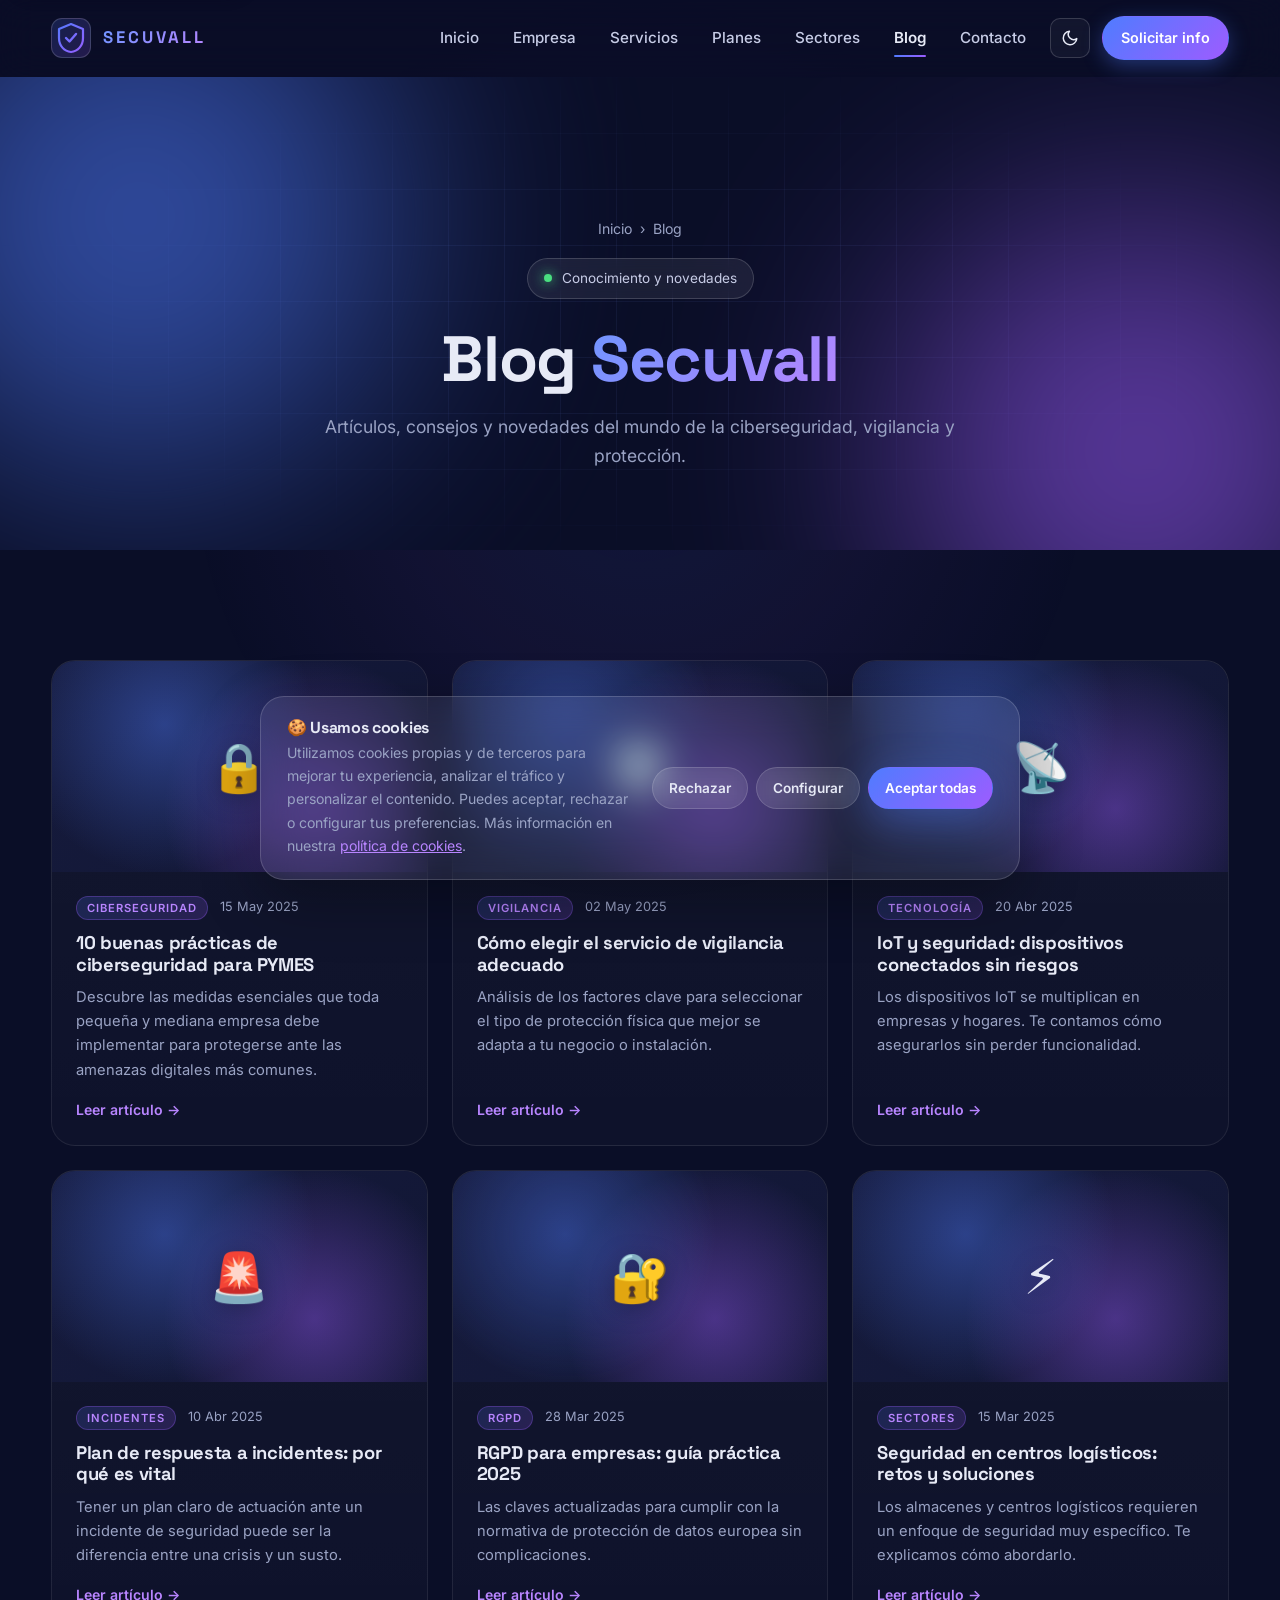
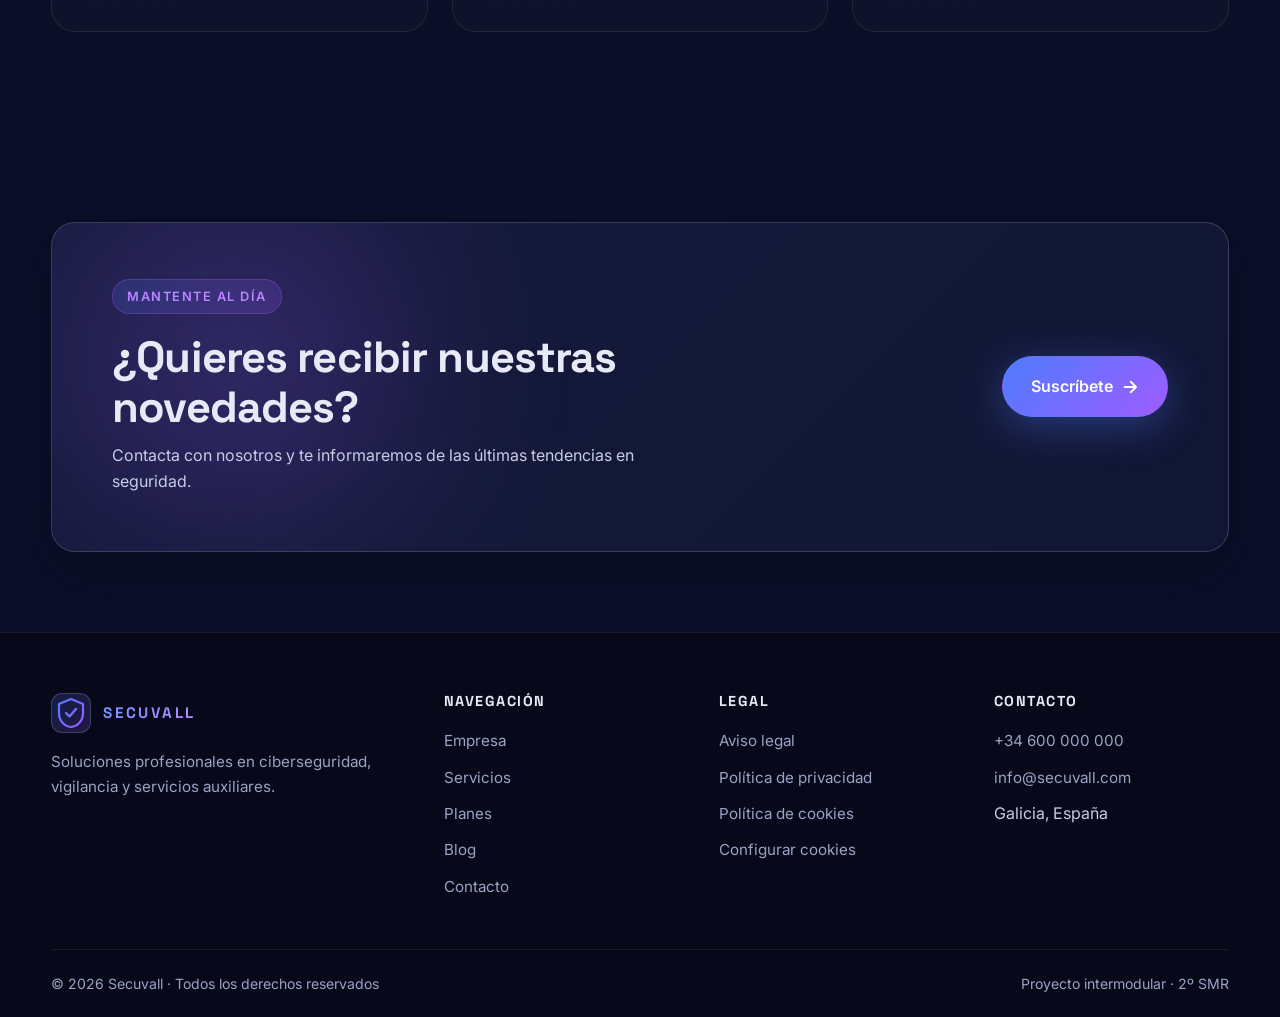
<file: blog.html>
<!DOCTYPE html>

<html data-theme="dark" lang="es">
<head>
<meta charset="utf-8"/>
<meta content="width=device-width, initial-scale=1.0" name="viewport"/>
<meta content="Blog de Secuvall: artículos, novedades y consejos sobre ciberseguridad, vigilancia y protección." name="description"/>
<meta content="#0a0e27" name="theme-color"/>
<title>Blog | Secuvall</title>
<link href="img/favicon.svg" rel="icon" type="image/svg+xml"/>
<link href="https://fonts.googleapis.com" rel="preconnect"/>
<link crossorigin="" href="https://fonts.gstatic.com" rel="preconnect"/>
<link href="https://fonts.googleapis.com/css2?family=Space+Grotesk:wght@400;500;600;700&amp;family=Inter:wght@400;500;600&amp;display=swap" rel="stylesheet"/>
<link href="css/style.css" rel="stylesheet"/>
<script>(function(){try{var t=localStorage.getItem('secuvall-theme')||'dark';document.documentElement.setAttribute('data-theme',t);}catch(e){}})();</script>
  <link href="https://rodriomat-source.github.io/secuvall-web/blog.html" rel="canonical"/>
  <meta content="https://rodriomat-source.github.io/secuvall-web/blog.html" property="og:url"/>
  <meta content="https://rodriomat-source.github.io/secuvall-web/img/empresa-real.webp" property="og:image"/></head>
<body>
  <div data-component="site-header"></div>

  <main id="main-content" tabindex="-1"><div class="scroll-progress"></div><section class="page-hero">
<div aria-hidden="true" class="hero-bg">
<div class="grid-pattern"></div>
<div class="glow glow-1"></div>
<div class="glow glow-2"></div>
</div>
<div class="container">
<nav class="breadcrumb"><a href="index.html">Inicio</a> <span>›</span> <span>Blog</span></nav>
<span class="badge"><span class="badge-dot"></span>Conocimiento y novedades</span>
<h1>Blog <span class="gradient-text">Secuvall</span></h1>
<p>Artículos, consejos y novedades del mundo de la ciberseguridad, vigilancia y protección.</p>
</div>
</section><section class="section">
<div class="container">
<div class="blog-grid">
<article class="blog-card reveal">
<div class="blog-card-image"><span class="icon">🔒</span></div>
<div class="blog-card-body">
<div class="blog-meta">
<span class="tag">Ciberseguridad</span>
<span>15 May 2025</span>
</div>
<h3>10 buenas prácticas de ciberseguridad para PYMES</h3>
<p>Descubre las medidas esenciales que toda pequeña y mediana empresa debe implementar para protegerse ante las amenazas digitales más comunes.</p>
<a class="read-more" href="#">Leer artículo →</a>
</div>
</article>
<article class="blog-card reveal">
<div class="blog-card-image"><span class="icon">🛡️</span></div>
<div class="blog-card-body">
<div class="blog-meta">
<span class="tag">Vigilancia</span>
<span>02 May 2025</span>
</div>
<h3>Cómo elegir el servicio de vigilancia adecuado</h3>
<p>Análisis de los factores clave para seleccionar el tipo de protección física que mejor se adapta a tu negocio o instalación.</p>
<a class="read-more" href="#">Leer artículo →</a>
</div>
</article>
<article class="blog-card reveal">
<div class="blog-card-image"><span class="icon">📡</span></div>
<div class="blog-card-body">
<div class="blog-meta">
<span class="tag">Tecnología</span>
<span>20 Abr 2025</span>
</div>
<h3>IoT y seguridad: dispositivos conectados sin riesgos</h3>
<p>Los dispositivos IoT se multiplican en empresas y hogares. Te contamos cómo asegurarlos sin perder funcionalidad.</p>
<a class="read-more" href="#">Leer artículo →</a>
</div>
</article>
<article class="blog-card reveal">
<div class="blog-card-image"><span class="icon">🚨</span></div>
<div class="blog-card-body">
<div class="blog-meta">
<span class="tag">Incidentes</span>
<span>10 Abr 2025</span>
</div>
<h3>Plan de respuesta a incidentes: por qué es vital</h3>
<p>Tener un plan claro de actuación ante un incidente de seguridad puede ser la diferencia entre una crisis y un susto.</p>
<a class="read-more" href="#">Leer artículo →</a>
</div>
</article>
<article class="blog-card reveal">
<div class="blog-card-image"><span class="icon">🔐</span></div>
<div class="blog-card-body">
<div class="blog-meta">
<span class="tag">RGPD</span>
<span>28 Mar 2025</span>
</div>
<h3>RGPD para empresas: guía práctica 2025</h3>
<p>Las claves actualizadas para cumplir con la normativa de protección de datos europea sin complicaciones.</p>
<a class="read-more" href="#">Leer artículo →</a>
</div>
</article>
<article class="blog-card reveal">
<div class="blog-card-image"><span class="icon">⚡</span></div>
<div class="blog-card-body">
<div class="blog-meta">
<span class="tag">Sectores</span>
<span>15 Mar 2025</span>
</div>
<h3>Seguridad en centros logísticos: retos y soluciones</h3>
<p>Los almacenes y centros logísticos requieren un enfoque de seguridad muy específico. Te explicamos cómo abordarlo.</p>
<a class="read-more" href="#">Leer artículo →</a>
</div>
</article>
</div>
</div>
</section><section class="cta-section">
<div class="container">
<div class="cta-box reveal">
<div class="cta-glow"></div>
<div class="cta-text">
<span class="section-tag light">Mantente al día</span>
<h2>¿Quieres recibir nuestras novedades?</h2>
<p>Contacta con nosotros y te informaremos de las últimas tendencias en seguridad.</p>
</div>
<a class="btn btn-primary btn-lg" href="index.html#contacto">
          Suscríbete
          <svg fill="none" height="18" stroke="currentColor" stroke-linecap="round" stroke-linejoin="round" stroke-width="2.5" viewbox="0 0 24 24" width="18"><path d="M5 12h14M13 5l7 7-7 7"></path></svg>
</a>
</div>
</div>
</section></main>

  <div data-component="site-footer"></div>

  <div data-component="cookie-consent"></div>

  <div data-component="back-to-top"></div>
  <script src="js/components.js"></script>
  <script src="js/main.js"></script>
</body>
</html>
</file>
<file: css/style.css>
/* =========================================================
   SECUVALL · Stylesheet
   Tema: Tecnológico moderno · Azules + Violetas
   Soporta: data-theme="dark" (default) y data-theme="light"
   ========================================================= */

/* ========== TOKENS ========== */
:root,
[data-theme="dark"] {
  --bg-0: #07091a;
  --bg-1: #0a0e27;
  --bg-2: #111634;
  --bg-3: #161b3d;
  --surface: rgba(255, 255, 255, 0.04);
  --surface-strong: rgba(255, 255, 255, 0.07);
  --border: rgba(255, 255, 255, 0.08);
  --border-strong: rgba(255, 255, 255, 0.16);

  --text: #e7eaf6;
  --text-muted: #9aa3c4;
  --text-soft: #c7cce6;

  --light-bg: #f4f6ff;
  --light-bg-2: #eaeefe;
  --light-text: #1a1d3a;
  --light-text-muted: #5b6388;
  --light-border: #dde2f5;

  --card-bg: linear-gradient(180deg, rgba(255,255,255,.04), rgba(255,255,255,.02));
  --card-bg-hover: linear-gradient(180deg, rgba(79,124,255,.08), rgba(157,92,255,.05));

  --topbar-bg: rgba(10, 14, 39, 0.7);
  --topbar-bg-scroll: rgba(7, 9, 26, 0.92);

  --shadow-sm: 0 4px 14px rgba(8, 10, 30, 0.4);
  --shadow: 0 20px 50px rgba(8, 10, 30, 0.45);
  --shadow-glow: 0 10px 40px rgba(79, 124, 255, 0.35);
}

[data-theme="light"] {
  --bg-0: #ffffff;
  --bg-1: #f7f9ff;
  --bg-2: #eef2ff;
  --bg-3: #e3e9ff;
  --surface: rgba(255, 255, 255, 0.7);
  --surface-strong: rgba(255, 255, 255, 0.95);
  --border: rgba(26, 29, 58, 0.08);
  --border-strong: rgba(26, 29, 58, 0.15);

  --text: #1a1d3a;
  --text-muted: #5b6388;
  --text-soft: #2d3158;

  --light-bg: #ffffff;
  --light-bg-2: #f7f9ff;
  --light-text: #1a1d3a;
  --light-text-muted: #5b6388;
  --light-border: #dde2f5;

  --card-bg: #ffffff;
  --card-bg-hover: linear-gradient(180deg, rgba(79,124,255,.06), rgba(157,92,255,.04));

  --topbar-bg: rgba(255, 255, 255, 0.75);
  --topbar-bg-scroll: rgba(255, 255, 255, 0.95);

  --shadow-sm: 0 4px 14px rgba(26, 29, 58, 0.06);
  --shadow: 0 20px 50px rgba(26, 29, 58, 0.1);
  --shadow-glow: 0 10px 40px rgba(79, 124, 255, 0.25);
}

/* Acentos comunes */
:root {
  --blue: #4f7cff;
  --blue-light: #6e95ff;
  --violet: #9d5cff;
  --violet-light: #b885ff;
  --cyan: #4dd0ff;

  --grad-primary: linear-gradient(135deg, #4f7cff 0%, #9d5cff 100%);
  --grad-primary-soft: linear-gradient(135deg, rgba(79,124,255,.18) 0%, rgba(157,92,255,.18) 100%);
  --grad-text: linear-gradient(135deg, #6e95ff 0%, #b885ff 100%);

  --radius-sm: 10px;
  --radius: 16px;
  --radius-lg: 24px;
  --transition: all 0.3s cubic-bezier(.4,0,.2,1);
  --container: min(1200px, 92%);
}

[data-theme="light"] {
  --grad-text: linear-gradient(135deg, #4f7cff 0%, #9d5cff 100%);
}

/* ========== RESET ========== */
*, *::before, *::after { box-sizing: border-box; margin: 0; padding: 0; }
html { scroll-behavior: smooth; -webkit-text-size-adjust: 100%; }
body {
  font-family: 'Inter', 'Segoe UI', system-ui, sans-serif;
  background: var(--bg-1);
  color: var(--text);
  line-height: 1.65;
  overflow-x: hidden;
  -webkit-font-smoothing: antialiased;
  transition: background-color .4s ease, color .4s ease;
}
img, svg { display: block; max-width: 100%; }
a { color: inherit; text-decoration: none; }
ul { list-style: none; }
button { font: inherit; cursor: pointer; border: none; background: none; color: inherit; }
input, textarea { font: inherit; }

::selection { background: rgba(157, 92, 255, .35); color: #fff; }

::-webkit-scrollbar { width: 10px; }
::-webkit-scrollbar-track { background: var(--bg-0); }
::-webkit-scrollbar-thumb { background: linear-gradient(var(--blue), var(--violet)); border-radius: 10px; }

.container { width: var(--container); margin: 0 auto; }

/* ========== TIPOGRAFÍA ========== */
h1, h2, h3, h4 {
  font-family: 'Space Grotesk', 'Inter', sans-serif;
  font-weight: 700;
  line-height: 1.15;
  letter-spacing: -0.02em;
  color: var(--text);
}
h1 { font-size: clamp(2.4rem, 5vw, 4.2rem); }
h2 { font-size: clamp(1.9rem, 3.4vw, 2.8rem); }
h3 { font-size: 1.25rem; }
h4 { font-size: 1.05rem; }
p { color: var(--text-soft); }

.gradient-text {
  background: var(--grad-text);
  -webkit-background-clip: text;
  background-clip: text;
  -webkit-text-fill-color: transparent;
  color: transparent;
}

/* Typing animation */
.typing-wrap {
  display: inline-flex;
  align-items: baseline;
  background: var(--grad-text);
  -webkit-background-clip: text;
  background-clip: text;
  -webkit-text-fill-color: transparent;
}
.typing { white-space: nowrap; }
.typing-cursor {
  display: inline-block;
  margin-left: 2px;
  font-weight: 300;
  animation: blink 1s step-end infinite;
  -webkit-text-fill-color: var(--violet-light);
  color: var(--violet-light);
}
@keyframes blink { 50% { opacity: 0; } }

/* ========== HEADER ========== */
.topbar {
  position: sticky;
  top: 0;
  z-index: 999;
  background: var(--topbar-bg);
  backdrop-filter: blur(18px);
  -webkit-backdrop-filter: blur(18px);
  border-bottom: 1px solid transparent;
  transition: var(--transition);
}
.topbar.scrolled {
  background: var(--topbar-bg-scroll);
  border-bottom-color: var(--border);
  box-shadow: 0 8px 30px rgba(0,0,0,.15);
}
.topbar-content {
  display: flex;
  align-items: center;
  justify-content: space-between;
  min-height: 76px;
  gap: 20px;
}
.brand {
  display: inline-flex;
  align-items: center;
  gap: 12px;
  font-family: 'Space Grotesk', sans-serif;
  font-weight: 700;
  letter-spacing: 0.18em;
  font-size: 1.05rem;
}
.brand-mark {
  display: inline-flex;
  align-items: center;
  justify-content: center;
  width: 40px;
  height: 40px;
  border-radius: 11px;
  background: var(--grad-primary-soft);
  border: 1px solid var(--border-strong);
}
.brand-text {
  background: var(--grad-text);
  -webkit-background-clip: text;
  background-clip: text;
  -webkit-text-fill-color: transparent;
}

.nav { display: flex; align-items: center; gap: 6px; }
.nav-link {
  position: relative;
  padding: 10px 14px;
  color: var(--text-soft);
  font-weight: 500;
  font-size: 0.95rem;
  border-radius: 8px;
  transition: var(--transition);
}
.nav-link:hover, .nav-link.active { color: var(--text); }
[data-theme="light"] .nav-link:hover, [data-theme="light"] .nav-link.active { color: var(--blue); }
.nav-link.active::after {
  content: '';
  position: absolute;
  left: 14px; right: 14px; bottom: 4px;
  height: 2px;
  background: var(--grad-primary);
  border-radius: 2px;
}

/* Theme toggle */
.theme-toggle {
  width: 40px; height: 40px;
  display: inline-flex;
  align-items: center;
  justify-content: center;
  border-radius: 10px;
  border: 1px solid var(--border-strong);
  background: var(--surface);
  color: var(--text);
  transition: var(--transition);
  margin-left: 4px;
}
.theme-toggle:hover {
  border-color: var(--violet);
  background: var(--grad-primary-soft);
  transform: rotate(15deg);
}
.theme-toggle svg { width: 18px; height: 18px; }
.theme-toggle .icon-sun { display: none; }
.theme-toggle .icon-moon { display: block; }
[data-theme="light"] .theme-toggle .icon-sun { display: block; }
[data-theme="light"] .theme-toggle .icon-moon { display: none; }

.nav-toggle {
  display: none;
  flex-direction: column;
  gap: 5px;
  padding: 8px;
}
.nav-toggle span {
  display: block;
  width: 26px; height: 2px;
  background: var(--text);
  border-radius: 2px;
  transition: var(--transition);
}
.nav-toggle[aria-expanded="true"] span:nth-child(1) { transform: translateY(7px) rotate(45deg); }
.nav-toggle[aria-expanded="true"] span:nth-child(2) { opacity: 0; }
.nav-toggle[aria-expanded="true"] span:nth-child(3) { transform: translateY(-7px) rotate(-45deg); }

/* ========== BOTONES ========== */
.btn {
  display: inline-flex;
  align-items: center;
  justify-content: center;
  gap: 8px;
  padding: 13px 22px;
  border-radius: 999px;
  font-weight: 600;
  font-size: 0.95rem;
  border: 1px solid transparent;
  transition: var(--transition);
  white-space: nowrap;
  cursor: pointer;
}
.btn-primary {
  background: var(--grad-primary);
  color: #fff;
  box-shadow: var(--shadow-glow);
}

.btn-primary{
  position: relative;
  overflow: hidden;
}

.btn-primary::after{
  content:'';
  position:absolute;
  inset:0;
  background: radial-gradient(circle at center, rgba(255,255,255,.35), transparent 60%);
  opacity:0;
  transition: opacity .3s ease;
}

.btn-primary:hover::after{
  opacity:1;
}

.btn-primary:hover {
  transform: translateY(-2px);
  box-shadow: 0 14px 50px rgba(157, 92, 255, .5);
}
.btn-primary:disabled { opacity: .6; cursor: not-allowed; transform: none; }
.btn-ghost {
  background: var(--surface-strong);
  color: var(--text);
  border-color: var(--border-strong);
  backdrop-filter: blur(8px);
}
.btn-ghost:hover {
  background: var(--grad-primary-soft);
  border-color: var(--blue-light);
  transform: translateY(-2px);
}
.btn-nav {
  padding: 9px 18px;
  margin-left: 6px;
  background: var(--grad-primary);
  color: #fff;
  font-size: 0.9rem;
  box-shadow: 0 6px 20px rgba(79, 124, 255, .35);
}
.btn-nav:hover { transform: translateY(-2px); box-shadow: 0 10px 28px rgba(157,92,255,.5); color: #fff; }
.btn-lg { padding: 16px 28px; font-size: 1rem; }
.btn-sm { padding: 9px 16px; font-size: 0.85rem; }
.btn-block { width: 100%; }
.btn .spinner {
  width: 16px; height: 16px;
  border: 2px solid rgba(255,255,255,.3);
  border-top-color: #fff;
  border-radius: 50%;
  animation: spin 0.7s linear infinite;
  display: none;
}
.btn.loading .spinner { display: inline-block; }
.btn.loading .btn-label { opacity: 0.7; }
@keyframes spin { to { transform: rotate(360deg); } }

/* ========== HERO ========== */
.hero {
  position: relative;
  min-height: 100vh;
  display: flex;
  align-items: center;
  padding: 60px 0 40px;
  overflow: hidden;
  background: var(--bg-1);
}
.hero-bg { position: absolute; inset: 0; z-index: 0; pointer-events: none; }
.grid-pattern {
  position: absolute; inset: 0;
  background-image:
    linear-gradient(rgba(127,148,255,.07) 1px, transparent 1px),
    linear-gradient(90deg, rgba(127,148,255,.07) 1px, transparent 1px);
  background-size: 56px 56px;
  mask-image: radial-gradient(ellipse at center, #000 30%, transparent 75%);
  -webkit-mask-image: radial-gradient(ellipse at center, #000 30%, transparent 75%);
}
[data-theme="light"] .grid-pattern {
  background-image:
    linear-gradient(rgba(79,124,255,.08) 1px, transparent 1px),
    linear-gradient(90deg, rgba(79,124,255,.08) 1px, transparent 1px);
}
.glow {
  position: absolute;
  border-radius: 50%;
  filter: blur(120px);
  opacity: 0.55;
}
[data-theme="light"] .glow { opacity: 0.35; }
.glow-1 {
  width: 520px; height: 520px;
  background: var(--blue);
  top: -120px; left: -120px;
  animation: floaty 14s ease-in-out infinite;
}
.glow-2 {
  width: 480px; height: 480px;
  background: var(--violet);
  bottom: -140px; right: -100px;
  animation: floaty 18s ease-in-out infinite reverse;
}
@keyframes floaty {
  0%, 100% { transform: translate(0,0); }
  50% { transform: translate(40px, -30px); }
}

.hero-content {
  position: relative;
  z-index: 2;
  display: grid;
  grid-template-columns: 1.2fr 0.85fr;
  gap: 60px;
  align-items: center;
  width: var(--container);
}

.badge {
  display: inline-flex;
  align-items: center;
  gap: 10px;
  padding: 8px 16px;
  border-radius: 999px;
  background: var(--surface-strong);
  border: 1px solid var(--border-strong);
  font-size: 0.85rem;
  color: var(--text-soft);
  margin-bottom: 24px;
  backdrop-filter: blur(10px);
}
.badge-dot {
  width: 8px; height: 8px;
  border-radius: 50%;
  background: #4ade80;
  box-shadow: 0 0 12px #4ade80;
  animation: pulse 2s ease-in-out infinite;
}
@keyframes pulse {
  0%, 100% { opacity: 1; transform: scale(1); }
  50% { opacity: .6; transform: scale(1.2); }
}

.hero h1 { margin-bottom: 22px; min-height: 1.15em; }
.hero-description {
  font-size: 1.1rem;
  color: var(--text-muted);
  max-width: 580px;
  margin-bottom: 36px;
}
.hero-actions { display: flex; flex-wrap: wrap; gap: 14px; margin-bottom: 50px; }

.hero-stats {
  display: flex;
  gap: 40px;
  padding-top: 32px;
  border-top: 1px solid var(--border);
}
.stat { display: flex; flex-direction: column; }
.stat-value, .stat-suffix {
  font-family: 'Space Grotesk', sans-serif;
  font-weight: 700;
  background: var(--grad-text);
  -webkit-background-clip: text;
  background-clip: text;
  -webkit-text-fill-color: transparent;
  display: inline;
}
.stat-value { font-size: 2.2rem; }
.stat-suffix { font-size: 1.4rem; }
.stat-label {
  font-size: 0.85rem;
  color: var(--text-muted);
  margin-top: 4px;
}

/* Orbital visual */
.hero-visual {
  display: flex;
  justify-content: center;
  align-items: center;
  height: 480px;
}
.orbit-card {
  position: relative;
  width: 420px; height: 420px;
  display: flex;
  align-items: center;
  justify-content: center;
}
.orbit-ring {
  position: absolute;
  border-radius: 50%;
  border: 1px dashed rgba(157, 92, 255, .3);
  animation: spinslow 30s linear infinite;
}
.ring-1 { width: 200px; height: 200px; border-color: rgba(79,124,255,.5); animation-duration: 18s; }
.ring-2 { width: 300px; height: 300px; border-color: rgba(157,92,255,.4); animation-duration: 28s; animation-direction: reverse; }
.ring-3 { width: 410px; height: 410px; border-color: rgba(110,149,255,.25); animation-duration: 40s; }
@keyframes spinslow { to { transform: rotate(360deg); } }

.orbit-core {
  position: relative;
  width: 130px; height: 130px;
  display: flex;
  align-items: center;
  justify-content: center;
  border-radius: 30px;
  background: var(--surface-strong);
  border: 1px solid var(--border-strong);
  box-shadow: 0 20px 70px rgba(79,124,255,.4), inset 0 1px 0 rgba(255,255,255,.1);
  backdrop-filter: blur(16px);
  z-index: 5;
  animation: corePulse 3s ease-in-out infinite;
}
@keyframes corePulse {
  0%, 100% { box-shadow: 0 20px 70px rgba(79,124,255,.4), inset 0 1px 0 rgba(255,255,255,.1); }
  50% { box-shadow: 0 20px 90px rgba(157,92,255,.6), inset 0 1px 0 rgba(255,255,255,.15); }
}

.orbit-chip {
  position: absolute;
  display: inline-flex;
  align-items: center;
  gap: 6px;
  padding: 8px 14px;
  border-radius: 999px;
  background: var(--surface-strong);
  border: 1px solid var(--border-strong);
  font-size: 0.8rem;
  font-weight: 500;
  color: var(--text);
  backdrop-filter: blur(10px);
  white-space: nowrap;
  box-shadow: var(--shadow-sm);
  animation: chipFloat 6s ease-in-out infinite;
}
.chip-1 { top: 8%; left: 0; animation-delay: 0s; }
.chip-2 { top: 14%; right: -10px; animation-delay: 1.5s; }
.chip-3 { bottom: 18%; left: -10px; animation-delay: 3s; }
.chip-4 { bottom: 8%; right: 10%; animation-delay: 4.5s; }
@keyframes chipFloat {
  0%, 100% { transform: translateY(0); }
  50% { transform: translateY(-10px); }
}

.hero-scroll {
  position: absolute;
  bottom: 24px; left: 50%;
  transform: translateX(-50%);
  width: 24px; height: 38px;
  border: 2px solid var(--border-strong);
  border-radius: 12px;
  z-index: 2;
}
.hero-scroll span {
  position: absolute;
  top: 7px; left: 50%;
  transform: translateX(-50%);
  width: 3px; height: 7px;
  background: var(--blue-light);
  border-radius: 2px;
  animation: scrollDown 1.8s ease-in-out infinite;
}
@keyframes scrollDown {
  0% { transform: translate(-50%, 0); opacity: 1; }
  100% { transform: translate(-50%, 14px); opacity: 0; }
}

/* ========== TRUST BAR ========== */
.trust-bar {
  background: var(--bg-2);
  border-top: 1px solid var(--border);
  border-bottom: 1px solid var(--border);
  padding: 32px 0;
}
.trust-label {
  text-align: center;
  font-size: 0.8rem;
  color: var(--text-muted);
  text-transform: uppercase;
  letter-spacing: 2px;
  margin-bottom: 16px;
}
.trust-items {
  display: flex;
  flex-wrap: wrap;
  justify-content: center;
  align-items: center;
  gap: 16px 32px;
}
.trust-items span {
  font-size: 0.9rem;
  font-weight: 500;
  color: var(--text-soft);
  padding: 6px 14px;
  border-radius: 8px;
  background: var(--surface);
  border: 1px solid var(--border);
}

/* ========== SECCIONES ========== */
.section { padding: 110px 0; position: relative; }
.section-light { background: var(--light-bg); color: var(--light-text); }
.section-light h2, .section-light h3, .section-light h4 { color: var(--light-text); }
.section-light p { color: var(--light-text-muted); }
[data-theme="light"] .section-light { background: var(--bg-2); }

.section-dark { background: var(--bg-0); position: relative; overflow: hidden; }
.section-dark::before, .section-dark::after {
  content: '';
  position: absolute;
  width: 500px; height: 500px;
  border-radius: 50%;
  filter: blur(140px);
  opacity: 0.12;
  pointer-events: none;
}
.section-dark::before { top: -200px; right: -200px; background: var(--violet); }
.section-dark::after { bottom: -200px; left: -200px; background: var(--blue); }

.section-heading { margin-bottom: 56px; position: relative; z-index: 2; }
.section-heading.center { text-align: center; max-width: 760px; margin-left: auto; margin-right: auto; }
.section-tag {
  display: inline-block;
  padding: 6px 14px;
  border-radius: 999px;
  background: var(--grad-primary-soft);
  border: 1px solid rgba(157, 92, 255, .3);
  color: var(--violet-light);
  font-size: 0.8rem;
  font-weight: 600;
  text-transform: uppercase;
  letter-spacing: 1.5px;
  margin-bottom: 18px;
}
.section-tag.light { color: var(--violet-light); }
[data-theme="light"] .section-tag { color: var(--blue); }
.section-light .section-tag {
  background: linear-gradient(135deg, rgba(79,124,255,.12), rgba(157,92,255,.12));
  border-color: rgba(79,124,255,.25);
  color: var(--blue);
}

.center-action {
  display: flex;
  justify-content: center;
  margin-top: 50px;
  position: relative;
  z-index: 2;
}

/* ========== GRID 2 COL ========== */
.grid-2 {
  display: grid;
  grid-template-columns: 1fr 1fr;
  gap: 70px;
  align-items: center;
  position: relative;
  z-index: 2;
}

.visual-block { display: flex; flex-direction: column; gap: 18px; }
.feature-card {
  display: flex;
  align-items: flex-start;
  gap: 18px;
  padding: 24px;
  background: var(--surface);
  border: 1px solid var(--border);
  border-radius: var(--radius);
  transition: var(--transition);
  backdrop-filter: blur(8px);
}
.feature-card.offset { margin-left: 40px; }
.feature-card:hover {
  transform: translateX(6px);
  border-color: rgba(79,124,255,.4);
  background: var(--surface-strong);
}
.feature-icon {
  flex-shrink: 0;
  width: 48px; height: 48px;
  display: flex;
  align-items: center;
  justify-content: center;
  border-radius: 12px;
  background: var(--grad-primary-soft);
  border: 1px solid var(--border-strong);
  color: var(--violet-light);
}
[data-theme="light"] .feature-icon { color: var(--blue); }
.feature-icon svg { width: 22px; height: 22px; }
.feature-card h3 { margin-bottom: 4px; font-size: 1.05rem; }
.feature-card p { font-size: 0.92rem; margin: 0; }
.check-list { margin-top: 28px; }
.check-list li {
  display: flex;
  align-items: center;
  gap: 12px;
  padding: 10px 0;
  color: var(--text-soft);
  font-weight: 500;
}
.check-list li::before {
  content: '✓';
  display: inline-flex;
  align-items: center;
  justify-content: center;
  width: 22px; height: 22px;
  border-radius: 50%;
  background: var(--grad-primary);
  color: #fff;
  font-size: 0.8rem;
  font-weight: 700;
  flex-shrink: 0;
}

/* ========== CARDS ========== */
.cards {
  display: grid;
  grid-template-columns: repeat(3, 1fr);
  gap: 22px;
  position: relative;
  z-index: 2;
}
.card {
  position: relative;
  padding: 32px 28px;
  background: var(--card-bg);
  border: 1px solid var(--border);
  border-radius: var(--radius-lg);
  transition: var(--transition);
  overflow: hidden;
}
.card::before {
  content: '';
  position: absolute;
  inset: 0;
  border-radius: var(--radius-lg);
  padding: 1px;
  background: var(--grad-primary);
  -webkit-mask: linear-gradient(#000 0 0) content-box, linear-gradient(#000 0 0);
  mask: linear-gradient(#000 0 0) content-box, linear-gradient(#000 0 0);
  -webkit-mask-composite: xor;
  mask-composite: exclude;
  opacity: 0;
  transition: var(--transition);
}
.card:hover { transform: translateY(-8px); background: var(--card-bg-hover); }
.card:hover::before { opacity: 1; }
.card-icon-wrap {
  width: 54px; height: 54px;
  display: flex;
  align-items: center;
  justify-content: center;
  border-radius: 14px;
  background: var(--grad-primary-soft);
  border: 1px solid var(--border-strong);
  color: var(--violet-light);
  margin-bottom: 22px;
  transition: var(--transition);
}

.card,
.pricing-card,
.step-card,
.service-feature,
.value-item{
  transform-style: preserve-3d;
  transition: transform .4s cubic-bezier(.16,1,.3,1), box-shadow .4s ease;
}

.card:hover,
.pricing-card:hover,
.step-card:hover,
.service-feature:hover,
.value-item:hover{
  transform: translateY(-8px) scale(1.02);
}

[data-theme="light"] .card-icon-wrap { color: var(--blue); }
.card-icon-wrap svg { width: 26px; height: 26px; }
.card:hover .card-icon-wrap {
  background: var(--grad-primary);
  color: #fff;
  border-color: transparent;
}
.card h3 { margin-bottom: 10px; }
.card p { font-size: 0.95rem; margin: 0; color: var(--text-muted); }
.card-link {
  position: absolute;
  top: 0; right: 0;
  width: 100%; height: 100%;
}
.card-arrow {
  position: absolute;
  top: 32px; right: 28px;
  width: 32px; height: 32px;
  display: flex;
  align-items: center;
  justify-content: center;
  border-radius: 50%;
  background: var(--surface-strong);
  color: var(--text-muted);
  font-size: 1rem;
  transition: var(--transition);
  border: 1px solid var(--border);
}
.card:hover .card-arrow {
  background: var(--grad-primary);
  color: #fff;
  transform: translateX(4px);
  border-color: transparent;
}

/* ========== SECTORES ========== */
.sectors-grid {
  display: grid;
  grid-template-columns: repeat(4, 1fr);
  gap: 16px;
}
.sector-item {
  display: flex;
  flex-direction: column;
  align-items: center;
  gap: 10px;
  padding: 28px 18px;
  background: #fff;
  border: 1px solid var(--light-border);
  border-radius: var(--radius);
  text-align: center;
  font-weight: 600;
  font-size: 0.95rem;
  color: var(--light-text);
  transition: var(--transition);
}
[data-theme="light"] .sector-item { background: var(--bg-1); }
.sector-icon {
  font-size: 2rem;
  display: inline-flex;
  align-items: center;
  justify-content: center;
  width: 56px; height: 56px;
  border-radius: 14px;
  background: linear-gradient(135deg, rgba(79,124,255,.1), rgba(157,92,255,.1));
}
.sector-item:hover {
  transform: translateY(-6px);
  border-color: var(--violet);
  box-shadow: 0 14px 30px rgba(79,124,255,.2);
}

/* ========== VALORES ========== */
.values-section {
  background: var(--bg-2);
  position: relative;
  overflow: hidden;
}
.values-section::before {
  content: '';
  position: absolute;
  top: 50%; right: -300px;
  width: 600px; height: 600px;
  background: var(--blue);
  opacity: 0.08;
  border-radius: 50%;
  filter: blur(140px);
}

.values-grid { display: grid; gap: 14px; position: relative; z-index: 2; }
.value-item {
  display: flex;
  align-items: center;
  gap: 22px;
  padding: 22px 26px;
  background: var(--surface);
  border: 1px solid var(--border);
  border-radius: var(--radius);
  transition: var(--transition);
  backdrop-filter: blur(8px);
}
.value-item:hover {
  background: var(--surface-strong);
  border-color: var(--border-strong);
  transform: translateX(6px);
}
.value-num {
  font-family: 'Space Grotesk', sans-serif;
  font-size: 1.6rem;
  font-weight: 700;
  background: var(--grad-text);
  -webkit-background-clip: text;
  background-clip: text;
  -webkit-text-fill-color: transparent;
  flex-shrink: 0;
  width: 50px;
}
.value-item h4 { margin-bottom: 2px; }
.value-item p { font-size: 0.9rem; margin: 0; color: var(--text-muted); }

/* ========== CTA ========== */
.cta-section { padding: 80px 0; background: var(--bg-1); }
.cta-box {
  position: relative;
  display: flex;
  align-items: center;
  justify-content: space-between;
  gap: 40px;
  padding: 56px 60px;
  background: linear-gradient(135deg, var(--bg-3), var(--bg-2));
  border: 1px solid var(--border-strong);
  border-radius: var(--radius-lg);
  overflow: hidden;
  box-shadow: var(--shadow);
}
.cta-glow {
  position: absolute;
  top: -50%; left: -10%;
  width: 600px; height: 600px;
  background: radial-gradient(circle, var(--violet) 0%, transparent 60%);
  opacity: 0.3;
  filter: blur(80px);
  pointer-events: none;
}
.cta-box .cta-text { position: relative; z-index: 2; max-width: 600px; }
.cta-box h2 { margin-bottom: 10px; color: var(--text); }
.cta-box p { color: var(--text-soft); margin: 0; }
.cta-box .btn { position: relative; z-index: 2; flex-shrink: 0; }

/* ========== CONTACTO ========== */
.contact-grid {
  display: grid;
  grid-template-columns: 0.9fr 1.1fr;
  gap: 28px;
}
.contact-card, .contact-form {
  background: var(--surface);
  border: 1px solid var(--border);
  border-radius: var(--radius-lg);
  padding: 36px;
  backdrop-filter: blur(8px);
}
.contact-card h3 { margin-bottom: 22px; }
.contact-list li {
  display: flex;
  align-items: flex-start;
  gap: 14px;
  padding: 14px 0;
  border-bottom: 1px solid var(--border);
}
.contact-list li:last-child { border-bottom: none; padding-bottom: 0; }
.contact-list .ci {
  flex-shrink: 0;
  width: 40px; height: 40px;
  display: inline-flex;
  align-items: center;
  justify-content: center;
  border-radius: 10px;
  background: var(--grad-primary-soft);
  border: 1px solid var(--border-strong);
  font-size: 1.1rem;
}
.contact-list strong {
  display: block;
  font-size: 0.78rem;
  text-transform: uppercase;
  letter-spacing: 1.2px;
  color: var(--text-muted);
  margin-bottom: 2px;
  font-weight: 600;
}
.contact-list span, .contact-list a {
  color: var(--text);
  font-weight: 500;
  transition: var(--transition);
}
.contact-list a:hover { color: var(--violet-light); }
[data-theme="light"] .contact-list a:hover { color: var(--blue); }

/* Form */
.form-row {
  display: grid;
  grid-template-columns: 1fr 1fr;
  gap: 14px;
}
.field { margin-bottom: 16px; }
.field label {
  display: block;
  font-size: 0.82rem;
  font-weight: 600;
  color: var(--text-muted);
  margin-bottom: 8px;
  text-transform: uppercase;
  letter-spacing: 1px;
}
.contact-form input[type="text"],
.contact-form input[type="email"],
.contact-form textarea {
  width: 100%;
  padding: 14px 16px;
  background: var(--bg-1);
  border: 1px solid var(--border-strong);
  border-radius: 12px;
  color: var(--text);
  outline: none;
  transition: var(--transition);
}
[data-theme="light"] .contact-form input[type="text"],
[data-theme="light"] .contact-form input[type="email"],
[data-theme="light"] .contact-form textarea {
  background: #fff;
}
.contact-form input::placeholder,
.contact-form textarea::placeholder {
  color: var(--text-muted);
  opacity: 0.7;
}
.contact-form input:focus,
.contact-form textarea:focus {
  border-color: var(--violet);
  box-shadow: 0 0 0 4px rgba(157, 92, 255, .15);
}
.contact-form textarea { resize: vertical; min-height: 120px; }
.checkbox-field {
  display: flex;
  align-items: flex-start;
  gap: 10px;
  margin-bottom: 16px;
  font-size: 0.88rem;
  color: var(--text-muted);
  cursor: pointer;
}
.checkbox-field input { margin-top: 3px; accent-color: var(--violet); }
.checkbox-field a { color: var(--violet-light); text-decoration: underline; }
[data-theme="light"] .checkbox-field a { color: var(--blue); }
.form-status {
  margin-top: 14px;
  font-size: 0.9rem;
  text-align: center;
  min-height: 22px;
}
.form-status.success { color: #4ade80; }
.form-status.error { color: #f87171; }
/* ========== FOOTER ========== */
.footer {
  background: var(--bg-0);
  border-top: 1px solid var(--border);
  padding: 60px 0 0;
  color: var(--text-soft);
  position: relative;
  z-index: 2;
}

.footer{
  opacity:0;
  transform: translateY(60px);
  transition: opacity 1s ease, transform 1s cubic-bezier(.16,1,.3,1);
}

.footer.footer-visible{
  opacity:1;
  transform: translateY(0);
}

.footer-content {
  display: grid;
  grid-template-columns: 1.5fr 1fr 1fr 1fr;
  gap: 40px;
  padding-bottom: 40px;
}
.brand-footer { margin-bottom: 16px; }
.footer-about { font-size: 0.95rem; max-width: 360px; color: var(--text-muted); }
.footer h4 {
  margin-bottom: 18px;
  font-size: 0.9rem;
  text-transform: uppercase;
  letter-spacing: 1.5px;
  color: var(--text);
}
.footer ul li { margin-bottom: 10px; }
.footer a {
  color: var(--text-muted);
  transition: var(--transition);
  font-size: 0.95rem;
}
.footer a:hover { color: var(--violet-light); }
[data-theme="light"] .footer a:hover { color: var(--blue); }

.footer-bottom {
  display: flex;
  justify-content: space-between;
  align-items: center;
  flex-wrap: wrap;
  gap: 12px;
  border-top: 1px solid var(--border);
  padding: 22px 0;
  font-size: 0.88rem;
  color: var(--text-muted);
}

/* ========== REVEAL ANIM ========== */
.reveal {
  opacity: 0;
  transform: translateY(28px);
  transition: opacity .8s ease, transform .8s cubic-bezier(.4,0,.2,1);
}
.reveal.is-visible {
  opacity: 1;
  transform: translateY(0);
}

/* ========== COOKIE BANNER ========== */
.cookie-banner {
  position: fixed;
  bottom: 20px;
  left: 20px;
  right: 20px;
  max-width: 760px;
  margin: 0 auto;
  background: var(--surface-strong);
  backdrop-filter: blur(20px);
  -webkit-backdrop-filter: blur(20px);
  border: 1px solid var(--border-strong);
  border-radius: var(--radius-lg);
  padding: 22px 26px;
  box-shadow: 0 20px 60px rgba(0,0,0,.3);
  z-index: 9998;
  transform: translateY(150%);
  transition: transform .5s cubic-bezier(.4,0,.2,1);
}
[data-theme="light"] .cookie-banner { background: rgba(255,255,255,.98); }
.cookie-banner.show { transform: translateY(0); }
.cookie-content {
  display: flex;
  align-items: center;
  justify-content: space-between;
  gap: 24px;
  flex-wrap: wrap;
}
.cookie-text { flex: 1; min-width: 280px; }
.cookie-text h4 { margin-bottom: 4px; font-size: 1rem; }
.cookie-text p { font-size: 0.88rem; margin: 0; color: var(--text-muted); }
.cookie-text a { color: var(--violet-light); text-decoration: underline; }
[data-theme="light"] .cookie-text a { color: var(--blue); }
.cookie-actions {
  display: flex;
  gap: 8px;
  flex-wrap: wrap;
}

/* Cookie modal */
.cookie-modal {
  position: fixed;
  inset: 0;
  z-index: 9999;
  display: flex;
  align-items: center;
  justify-content: center;
  padding: 20px;
  opacity: 0;
  pointer-events: none;
  transition: opacity .3s;
}
.cookie-modal.show { opacity: 1; pointer-events: auto; }
.cookie-modal-backdrop {
  position: absolute;
  inset: 0;
  background: rgba(0,0,0,.6);
  backdrop-filter: blur(6px);
}
.cookie-modal-content {
  position: relative;
  background: var(--bg-2);
  border: 1px solid var(--border-strong);
  border-radius: var(--radius-lg);
  padding: 36px;
  max-width: 540px;
  width: 100%;
  max-height: 90vh;
  overflow-y: auto;
  box-shadow: var(--shadow);
  transform: scale(.95);
  transition: transform .3s;
}
.cookie-modal.show .cookie-modal-content { transform: scale(1); }
.cookie-modal-close {
  position: absolute;
  top: 16px; right: 16px;
  width: 32px; height: 32px;
  border-radius: 50%;
  background: var(--surface);
  font-size: 1.4rem;
  line-height: 1;
  color: var(--text);
  transition: var(--transition);
}
.cookie-modal-close:hover { background: var(--grad-primary); color: #fff; }
.cookie-modal-content h3 { margin-bottom: 8px; }
.cookie-modal-content > p { margin-bottom: 20px; color: var(--text-muted); font-size: 0.92rem; }

.cookie-option {
  display: flex;
  justify-content: space-between;
  align-items: center;
  gap: 18px;
  padding: 16px 0;
  border-top: 1px solid var(--border);
}
.cookie-option strong { display: block; margin-bottom: 4px; color: var(--text); font-size: 0.95rem; }
.cookie-option p { font-size: 0.85rem; color: var(--text-muted); margin: 0; }

.switch {
  position: relative;
  display: inline-block;
  width: 44px;
  height: 24px;
  flex-shrink: 0;
}
.switch input { opacity: 0; width: 0; height: 0; }
.slider {
  position: absolute;
  cursor: pointer;
  inset: 0;
  background: var(--border-strong);
  border-radius: 24px;
  transition: var(--transition);
}
.slider::before {
  content: '';
  position: absolute;
  height: 18px; width: 18px;
  left: 3px; bottom: 3px;
  background: #fff;
  border-radius: 50%;
  transition: var(--transition);
}
.switch input:checked + .slider { background: var(--grad-primary); }
.switch input:checked + .slider::before { transform: translateX(20px); }
.switch.disabled .slider { opacity: 0.6; cursor: not-allowed; background: var(--grad-primary); }

.cookie-modal-actions {
  display: flex;
  gap: 10px;
  margin-top: 24px;
  flex-wrap: wrap;
}
.cookie-modal-actions .btn { flex: 1; min-width: 140px; }

/* ========== BACK TO TOP ========== */
.back-to-top {
  position: fixed;
  bottom: 24px;
  right: 24px;
  width: 48px;
  height: 48px;
  border-radius: 50%;
  background: var(--grad-primary);
  color: #fff;
  display: flex;
  align-items: center;
  justify-content: center;
  box-shadow: 0 10px 30px rgba(79,124,255,.4);
  opacity: 0;
  pointer-events: none;
  transform: translateY(20px);
  transition: var(--transition);
  z-index: 100;
}
.back-to-top.show {
  opacity: 1;
  pointer-events: auto;
  transform: translateY(0);
}
.back-to-top:hover { transform: translateY(-4px); box-shadow: 0 14px 40px rgba(157,92,255,.5); }
.back-to-top svg { width: 22px; height: 22px; }

/* ========== PÁGINAS INTERNAS ========== */
.page-hero {
  position: relative;
  padding: 140px 0 80px;
  overflow: hidden;
  background: var(--bg-1);
  text-align: center;
}
.page-hero .container { position: relative; z-index: 2; }
.page-hero h1 { margin-bottom: 16px; }
.page-hero p { max-width: 640px; margin: 0 auto; color: var(--text-muted); font-size: 1.1rem; }
.page-hero .breadcrumb {
  display: flex;
  justify-content: center;
  gap: 8px;
  margin-bottom: 18px;
  font-size: 0.88rem;
  color: var(--text-muted);
}
.page-hero .breadcrumb a:hover { color: var(--violet-light); }
[data-theme="light"] .page-hero .breadcrumb a:hover { color: var(--blue); }

/* Service detail */
.service-detail {
  display: grid;
  grid-template-columns: 1fr 1fr;
  gap: 60px;
  align-items: center;
  padding: 60px 0;
  border-bottom: 1px solid var(--border);
}
.service-detail:last-child { border-bottom: none; }
.service-detail.reverse { direction: rtl; }
.service-detail.reverse > * { direction: ltr; }
.service-detail h2 { margin-bottom: 16px; }
.service-detail p { margin-bottom: 14px; }
.service-detail ul { margin-top: 18px; }
.service-detail ul li {
  display: flex;
  align-items: center;
  gap: 10px;
  padding: 8px 0;
  color: var(--text-soft);
}
.service-detail ul li::before {
  content: '✓';
  display: inline-flex;
  align-items: center;
  justify-content: center;
  width: 20px; height: 20px;
  border-radius: 50%;
  background: var(--grad-primary);
  color: #fff;
  font-size: 0.75rem;
  font-weight: 700;
  flex-shrink: 0;
}
.service-image {
  border-radius: var(--radius-lg);
  overflow: hidden;
  background: var(--surface);
  border: 1px solid var(--border-strong);
  aspect-ratio: 4/3;
  display: flex;
  align-items: center;
  justify-content: center;
  position: relative;
  box-shadow: var(--shadow);
}
.service-image svg { width: 60%; height: 60%; }

/* Blog */
.blog-grid {
  display: grid;
  grid-template-columns: repeat(3, 1fr);
  gap: 24px;
}
.blog-card {
  background: var(--card-bg);
  border: 1px solid var(--border);
  border-radius: var(--radius-lg);
  overflow: hidden;
  transition: var(--transition);
  display: flex;
  flex-direction: column;
}
.blog-card:hover {
  transform: translateY(-6px);
  border-color: var(--border-strong);
  box-shadow: var(--shadow);
}
.blog-card-image {
  aspect-ratio: 16/9;
  background: linear-gradient(135deg, var(--bg-3), var(--bg-2));
  position: relative;
  overflow: hidden;
  display: flex;
  align-items: center;
  justify-content: center;
}
.blog-card-image::before {
  content: '';
  position: absolute; inset: 0;
  background:
    radial-gradient(circle at 30% 30%, rgba(79,124,255,.4), transparent 50%),
    radial-gradient(circle at 70% 70%, rgba(157,92,255,.4), transparent 50%);
}
.blog-card-image .icon {
  position: relative; z-index: 2;
  font-size: 3rem;
  filter: drop-shadow(0 4px 12px rgba(0,0,0,.3));
}
.blog-card-body {
  padding: 24px;
  display: flex;
  flex-direction: column;
  flex: 1;
}
.blog-meta {
  display: flex;
  gap: 12px;
  font-size: 0.8rem;
  color: var(--text-muted);
  margin-bottom: 12px;
}
.blog-meta .tag {
  background: var(--grad-primary-soft);
  border: 1px solid rgba(157,92,255,.3);
  padding: 2px 10px;
  border-radius: 999px;
  color: var(--violet-light);
  font-weight: 600;
  text-transform: uppercase;
  letter-spacing: 1px;
  font-size: 0.7rem;
}
[data-theme="light"] .blog-meta .tag { color: var(--blue); }
.blog-card h3 { margin-bottom: 10px; font-size: 1.15rem; }
.blog-card p { font-size: 0.92rem; color: var(--text-muted); margin: 0 0 16px; flex: 1; }
.blog-card .read-more {
  font-size: 0.88rem;
  font-weight: 600;
  color: var(--violet-light);
  display: inline-flex;
  align-items: center;
  gap: 6px;
  transition: var(--transition);
}
[data-theme="light"] .blog-card .read-more { color: var(--blue); }
.blog-card:hover .read-more { gap: 10px; }

/* Legal pages */
.legal-content {
  max-width: 820px;
  margin: 0 auto;
  background: var(--surface);
  border: 1px solid var(--border);
  border-radius: var(--radius-lg);
  padding: 50px;
  backdrop-filter: blur(8px);
}
.legal-content h2 { margin: 32px 0 14px; font-size: 1.5rem; }
.legal-content h2:first-child { margin-top: 0; }
.legal-content h3 { margin: 24px 0 10px; font-size: 1.1rem; color: var(--violet-light); }
[data-theme="light"] .legal-content h3 { color: var(--blue); }
.legal-content p, .legal-content li { color: var(--text-soft); margin-bottom: 12px; line-height: 1.75; }
.legal-content ul { padding-left: 20px; }
.legal-content ul li { list-style: disc; }
.legal-content a { color: var(--violet-light); text-decoration: underline; }
[data-theme="light"] .legal-content a { color: var(--blue); }
.legal-content table {
  width: 100%;
  border-collapse: collapse;
  margin: 16px 0;
  font-size: 0.92rem;
}
.legal-content th, .legal-content td {
  text-align: left;
  padding: 10px 14px;
  border: 1px solid var(--border-strong);
}
.legal-content th { background: var(--surface-strong); color: var(--text); font-weight: 600; }

/* ========== RESPONSIVE ========== */
@media (max-width: 1024px) {
  .hero-content,
  .grid-2,
  .contact-grid,
  .service-detail {
    grid-template-columns: 1fr;
    gap: 50px;
  }
  .service-detail.reverse { direction: ltr; }
  .hero-visual { height: 360px; }
  .orbit-card { width: 320px; height: 320px; }
  .ring-1 { width: 160px; height: 160px; }
  .ring-2 { width: 230px; height: 230px; }
  .ring-3 { width: 310px; height: 310px; }
  .cards { grid-template-columns: repeat(2, 1fr); }
  .blog-grid { grid-template-columns: repeat(2, 1fr); }
  .sectors-grid { grid-template-columns: repeat(3, 1fr); }
  .footer-content { grid-template-columns: 1fr 1fr; }
  .cta-box { flex-direction: column; align-items: flex-start; padding: 40px 32px; }
  .feature-card.offset { margin-left: 0; }
  .legal-content { padding: 36px 28px; }
}

@media (max-width: 768px) {
  .nav-toggle { display: flex; }
  .nav {
    position: absolute;
    top: 76px; left: 0;
    width: 100%;
    flex-direction: column;
    align-items: stretch;
    background: var(--topbar-bg-scroll);
    border-top: 1px solid var(--border);
    padding: 18px 5%;
    gap: 6px;
    transform: translateY(-10px);
    opacity: 0;
    pointer-events: none;
    transition: var(--transition);
    backdrop-filter: blur(20px);
  }
  .nav.open {
    transform: translateY(0);
    opacity: 1;
    pointer-events: auto;
  }
  .nav-link, .btn-nav {
    width: 100%;
    text-align: center;
    padding: 14px;
  }
  .theme-toggle { width: 100%; height: 44px; margin: 0; border-radius: 8px; }

  .section { padding: 80px 0; }
  .hero { padding: 40px 0; min-height: auto; }
  .hero-stats { gap: 24px; flex-wrap: wrap; }
  .stat-value { font-size: 1.8rem; }

  .cards, .blog-grid, .sectors-grid, .footer-content, .form-row {
    grid-template-columns: 1fr;
  }

  .contact-card, .contact-form { padding: 26px 22px; }
  .footer-bottom { flex-direction: column; text-align: center; }

  .cookie-banner { left: 12px; right: 12px; bottom: 12px; padding: 18px; }
  .cookie-actions { width: 100%; }
  .cookie-actions .btn { flex: 1; }
}

@media (max-width: 480px) {
  .hero-actions { flex-direction: column; align-items: stretch; }
  .hero-actions .btn { width: 100%; }
  .hero-visual { height: 280px; }
  .orbit-card { width: 260px; height: 260px; }
  .orbit-core { width: 100px; height: 100px; }
  .orbit-core svg { width: 48px; height: 48px; }
  .ring-1 { width: 130px; height: 130px; }
  .ring-2 { width: 190px; height: 190px; }
  .ring-3 { width: 250px; height: 250px; }
  .orbit-chip { font-size: 0.7rem; padding: 6px 10px; }
  .legal-content { padding: 26px 20px; }
}

/* Reduce motion */
@media (prefers-reduced-motion: reduce) {
  *, *::before, *::after {
    animation-duration: 0.01ms !important;
    transition-duration: 0.01ms !important;
  }
}

.nav-link.active {
  opacity: 1;
  font-weight: 600;
}

/* =========================================================
   ADDONS: Trust bar marquee + Cursor glow global
   ========================================================= */

/* Glow global de fondo siguiendo puntero */
.cursor-glow{
  position: fixed;
  inset: 0;
  pointer-events: none;
  z-index: -1;
  opacity: .55;
  transition: opacity .2s ease;
  background:
    radial-gradient(
      650px 650px at var(--gx, 50%) var(--gy, 50%),
      rgba(79,124,255,.16),
      rgba(157,92,255,.10) 35%,
      rgba(10,14,39,0) 70%
    );
}

/* TRUST BAR: variante marquee (más grande, sin label) */
.trust-bar.trust-bar--marquee{
  padding: 14px 0;
}

/* por si existen trust-label/trust-items en otra página */
.trust-bar.trust-bar--marquee .trust-label,
.trust-bar.trust-bar--marquee .trust-items{
  display: none !important;
}

.trust-bar.trust-bar--marquee .trust-bar-content{
  display:flex;
  align-items:center;
}

.trust-bar.trust-bar--marquee .trust-bar-items{
  display:flex;
  gap: 22px;
  white-space: nowrap;
  animation: trust-scroll-left 24s linear infinite;
  will-change: transform;
  padding: 2px 0;
}

.trust-bar.trust-bar--marquee .trust-bar-item{
  display:inline-flex;
  align-items:center;
  gap: 7px;
  color: var(--text-muted);
  font-size: 0.9rem;
}

.trust-bar.trust-bar--marquee .trust-bar-item::before{
  content:'•';
  color: var(--violet);
  opacity: .55;
}

@keyframes trust-scroll-left{
  0%{ transform: translateX(0); }
  100%{ transform: translateX(-50%); }
}

@media (max-width: 768px){
  .trust-bar.trust-bar--marquee .trust-bar-item{ font-size: .8rem; }
}
/* =========================================================
   Layout improvements: Scroll steps section
   ========================================================= */

.scroll-steps{
  padding: 110px 0;
  position: relative;
  overflow: hidden;
  background: linear-gradient(180deg, var(--bg-1), var(--bg-0));
}

/* brillo de fondo suave, no depende del hover */
.scroll-steps::before{
  content:'';
  position:absolute;
  inset:-40%;
  background:
    radial-gradient(circle at 20% 20%, rgba(79,124,255,.12), transparent 45%),
    radial-gradient(circle at 70% 60%, rgba(157,92,255,.12), transparent 50%);
  filter: blur(30px);
  pointer-events:none;
}

.steps-heading{
  max-width: 820px;
  margin: 0 auto 44px;
  text-align: center;
  position: relative;
  z-index: 1;
}
.steps-heading p{
  color: var(--text-muted);
  margin-top: 10px;
}

.steps-layout{
  display: grid;
  grid-template-columns: 80px 1fr;
  gap: 26px;
  align-items: start;
  position: relative;
  z-index: 1;
}

.steps-track{
  position: sticky;
  top: 110px;
  height: calc(100vh - 160px);
  display:flex;
  justify-content:center;
}
.steps-line{
  width: 2px;
  height: 100%;
  background: rgba(255,255,255,.10);
  border-radius: 2px;
}
.steps-progress{
  position: absolute;
  top: 0;
  width: 2px;
  height: 0%;
  background: var(--grad-primary);
  border-radius: 2px;
  box-shadow: 0 0 28px rgba(79,124,255,.25);
}

.steps-cards{
  display: grid;
  gap: 18px;
}

.step-card{
  background: var(--card-bg);
  border: 1px solid var(--border);
  border-radius: var(--radius-lg);
  padding: 28px 26px;
  position: relative;
  overflow: hidden;
}

.step-card::before{
  content:'';
  position:absolute;
  inset:0;
  background: radial-gradient(circle at 10% 10%, rgba(79,124,255,.12), transparent 40%);
  opacity:.7;
  pointer-events:none;
}

.step-num{
  font-family: 'Space Grotesk', sans-serif;
  font-weight: 700;
  letter-spacing: .06em;
  width: fit-content;
  padding: 6px 12px;
  border-radius: 999px;
  background: var(--grad-primary-soft);
  border: 1px solid rgba(157,92,255,.25);
  color: var(--violet-light);
  margin-bottom: 10px;
}

.step-card h3{
  margin-bottom: 8px;
}

.step-card p{
  color: var(--text-muted);
  margin-bottom: 14px;
}

.step-list{
  display: grid;
  gap: 8px;
  margin-top: 8px;
}
.step-list li{
  display:flex;
  gap: 10px;
  color: var(--text-soft);
  font-weight: 500;
}
.step-list li::before{
  content:'✓';
  width: 20px;
  height: 20px;
  border-radius: 50%;
  display:inline-flex;
  align-items:center;
  justify-content:center;
  background: rgba(79,124,255,.18);
  border: 1px solid rgba(79,124,255,.20);
  color: var(--blue-light);
  flex-shrink:0;
}

.steps-cta{
  display:flex;
  justify-content:center;
  gap: 12px;
  margin-top: 26px;
  position: relative;
  z-index: 1;
}

@media (max-width: 1024px){
  .steps-layout{
    grid-template-columns: 1fr;
  }
  .steps-track{
    display:none; /* en móvil quitamos la línea */
  }
  .steps-heading{
    text-align: left;
    margin-bottom: 26px;
  }
  .steps-cta{
    justify-content:flex-start;
    flex-wrap: wrap;
  }
}

/* =========================================================
   PATCH: layout editorial (empresa + servicios 3 destacados)
   ========================================================= */

/* Empresa: imagen realista */

.empresa-visual{
  display: grid;
  gap: 14px;
  align-content: start;
}
.empresa-figure{
  border-radius: 28px;
  overflow: hidden;
  border: 1px solid var(--border-strong);
  background: linear-gradient(135deg, rgba(79,124,255,.10), rgba(157,92,255,.06));
  box-shadow: var(--shadow);
}
.empresa-figure img{
  width: 100%;
  height: auto;
  display: block;
  transform: scale(1.01);
}
.empresa-highlights{
  display: flex;
  flex-wrap: wrap;
  gap: 10px;
}
.empresa-pill{
  padding: 10px 14px;
  border-radius: 999px;
  border: 1px solid var(--border);
  background: rgba(255,255,255,.04);
  color: var(--text-soft);
  font-weight: 600;
  font-size: .9rem;
}

/* Servicios: 3 destacados, layout editorial */
.services-split{
  display: grid;
  grid-template-columns: 1.1fr .9fr;
  gap: 60px;
  align-items: start;
  position: relative;
  z-index: 2;
}
.services-intro p{
  color: var(--text-muted);
  margin-top: 10px;
  max-width: 58ch;
}
.services-bullets{
  margin-top: 18px;
  display: grid;
  gap: 10px;
}
.services-bullets li{
  display:flex;
  gap: 10px;
  color: var(--text-soft);
  font-weight: 600;
}
.services-bullets li::before{
  content: '✓';
  width: 20px;
  height: 20px;
  border-radius: 50%;
  display:inline-flex;
  align-items:center;
  justify-content:center;
  background: rgba(79,124,255,.18);
  border: 1px solid rgba(79,124,255,.22);
  color: var(--blue-light);
  flex-shrink:0;
  margin-top: 1px;
}
.services-actions{
  margin-top: 26px;
  display: flex;
  flex-wrap: wrap;
  gap: 12px;
}
.services-featured{
  display: grid;
  gap: 14px;
}
.service-feature{
  padding: 22px 22px;
  border-radius: 20px;
  border: 1px solid var(--border);
  background: rgba(255,255,255,.03);
}
.service-feature p{
  color: var(--text-muted);
  margin: 8px 0 12px;
}
.service-feature-link{
  font-weight: 700;
  color: var(--violet-light);
  transition: var(--transition);
}
.service-feature-link:hover{
  color: var(--text);
}

@media (max-width: 1024px){
  .services-split{
    grid-template-columns: 1fr;
    gap: 34px;
  }
}

/* =========================================================
   PLANES – PRICING + COMPARATIVA (VERSIÓN LIMPIA FINAL)
   ========================================================= */

/* ---------- PRICING GRID ---------- */

.pricing-section { padding-top: 60px; }

.pricing-grid{
  display: grid;
  grid-template-columns: repeat(3, minmax(0, 1fr));
  gap: 24px;
  align-items: stretch;
  padding-top: 28px;
}

@media (max-width: 1024px){
  .pricing-grid{
    grid-template-columns: 1fr;
    max-width: 520px;
    margin: 0 auto;
  }
}

/* ---------- CARDS ---------- */

.pricing-card{
  position: relative;
  display: flex;
  flex-direction: column;
  padding: 40px 32px;
  background: var(--card-bg);
  border: 1px solid var(--border);
  border-radius: var(--radius-lg);
  transition: var(--transition);
  overflow: visible;
}

.pricing-card:hover{
  transform: translateY(-6px);
  border-color: var(--border-strong);
  box-shadow: var(--shadow);
}

/* Destacado */

.pricing-card.featured{
  transform: scale(1.04);
  z-index: 3;
  background: linear-gradient(180deg, rgba(79,124,255,.10), rgba(157,92,255,.06));
  box-shadow: 0 20px 60px rgba(79,124,255,.25);
}

@media (max-width:1024px){
  .pricing-card.featured{
    transform: none;
  }
}

.pricing-badge{
  position:absolute;
  top:-16px;
  left:50%;
  transform:translateX(-50%);
  padding:7px 20px;
  background:var(--grad-primary);
  color:#fff;
  font-size:.75rem;
  font-weight:700;
  letter-spacing:1px;
  border-radius:999px;
}

/* Precio */

.pricing-price{
  display:flex;
  align-items:baseline;
  gap:6px;
  margin:18px 0 28px;
  padding-bottom:24px;
  border-bottom:1px solid var(--border);
}

.price-amount{
  font-family:'Space Grotesk', sans-serif;
  font-size:3.2rem;
  font-weight:700;
  white-space:nowrap;
}

.price-currency{ font-size:1.4rem; }
.price-period{ font-size:.95rem; color:var(--text-muted); }

/* Features */

.pricing-features{
  list-style:none;
  padding:0;
  margin:0 0 32px;
  flex:1;
}

.pricing-features li{
  display:flex;
  gap:12px;
  padding:8px 0;
  font-size:.93rem;
  color:var(--text-soft);
}

.pricing-features li.muted{
  opacity:.55;
}

.pricing-features .check{
  width:20px;
  height:20px;
  border-radius:50%;
  display:flex;
  align-items:center;
  justify-content:center;
  background:var(--grad-primary-soft);
  color:var(--violet-light);
  font-size:.75rem;
  font-weight:700;
}

.pricing-features .premium-check{
  background:var(--grad-primary);
  color:#fff;
}

.pricing-features .cross{
  width:20px;
  height:20px;
  border-radius:50%;
  display:flex;
  align-items:center;
  justify-content:center;
  background:rgba(255,255,255,.05);
  border:1px solid var(--border);
  font-size:.85rem;
}

/* ---------- COMPARATIVA ---------- */

.compare-table-wrap{
  margin-top:40px;
  overflow-x:auto;
  border-radius:var(--radius-lg);
  border:1px solid var(--border);
  background:var(--surface);
}

.compare-table{
  width:100%;
  border-collapse:collapse;
  min-width:720px;
  font-size:.95rem;
}

.compare-table th,
.compare-table td{
  padding:16px 20px;
  border-bottom:1px solid var(--border);
}

.compare-table thead{
  background:linear-gradient(
    180deg,
    rgba(79,124,255,.08),
    rgba(157,92,255,.06)
  );
}

.compare-table th{
  font-weight:600;
  text-align:left;
}

.compare-table tbody tr:nth-child(even){
  background:rgba(255,255,255,.02);
}

/* Columna Pro */

.compare-table .featured-col{
  background:rgba(79,124,255,.08);
}

.compare-table thead .featured-col{
  background:linear-gradient(
    180deg,
    rgba(79,124,255,.18),
    rgba(157,92,255,.12)
  );
}

/* Checks */

.compare-table .ok{
  color:#4ade80;
  font-weight:700;
}

.compare-table .ko{
  color:#f87171;
  font-weight:700;
  opacity:.85;
}

/* Fila precio */

.compare-table .price-row td{
  font-weight:700;
  font-size:1.05rem;
  border-top:2px solid var(--border-strong);
}

/* =========================================================
   FAQ – PREGUNTAS FRECUENTES
   ========================================================= */

.faq-list{
  max-width: 760px;
  margin: 50px auto 0;
  display: grid;
  gap: 16px;
}

.faq-item{
  background: var(--card-bg);
  border: 1px solid var(--border);
  border-radius: var(--radius-lg);
  padding: 20px 24px;
  transition: var(--transition);
  backdrop-filter: blur(8px);
}

.faq-item:hover{
  border-color: var(--border-strong);
  box-shadow: var(--shadow-sm);
}

/* Quitar flecha nativa */
.faq-item summary::-webkit-details-marker{
  display: none;
}
.faq-item summary{
  list-style: none;
}

/* Cabecera */
.faq-item summary{
  cursor: pointer;
  font-weight: 600;
  font-size: 1rem;
  color: var(--text);
  display: flex;
  align-items: center;
  justify-content: space-between;
  gap: 16px;
  transition: var(--transition);
}

/* Icono + */
.faq-item summary::after{
  content: "+";
  font-size: 1.4rem;
  font-weight: 500;
  color: var(--violet-light);
  transition: var(--transition);
}

[data-theme="light"] .faq-item summary::after{
  color: var(--blue);
}

/* Abierto */
.faq-item[open]{
  background: linear-gradient(
    180deg,
    rgba(79,124,255,.08),
    rgba(157,92,255,.05)
  );
  border-color: rgba(79,124,255,.35);
}

.faq-item[open] summary::after{
  content: "–";
  transform: rotate(180deg);
}

/* Contenido */
.faq-item p{
  margin-top: 14px;
  color: var(--text-muted);
  font-size: 0.92rem;
  line-height: 1.6;
}

/* =========================================================
   PREMIUM SCROLL DEPTH
   ========================================================= */

.depth-section{
  transform: translateY(var(--depthY,0px));
  transition: transform .1s linear;
}

.magnetic{
  transition: transform .2s ease;
}

/* =========================================================
   FIX PLANES – evitar reveal oculto
   ========================================================= */

.page-planes .pricing-card.reveal,
.page-planes .compare-table-wrap.reveal,
.page-planes .faq-list.reveal,
.page-planes .section-heading.reveal{
  opacity: 1 !important;
  transform: none !important;
}
/* =========================================================
   PATCH 2026-05-19: Accesibilidad, responsive y tablas
   ========================================================= */

.sr-only {
  position: absolute !important;
  width: 1px !important;
  height: 1px !important;
  padding: 0 !important;
  margin: -1px !important;
  overflow: hidden !important;
  clip: rect(0, 0, 0, 0) !important;
  white-space: nowrap !important;
  border: 0 !important;
}

.skip-link {
  position: fixed;
  top: 12px;
  left: 12px;
  z-index: 10000;
  padding: 10px 14px;
  border-radius: 999px;
  background: var(--bg-0);
  color: var(--text);
  border: 1px solid var(--border-strong);
  box-shadow: var(--shadow-sm);
  transform: translateY(-140%);
  transition: transform .2s ease;
}

.skip-link:focus {
  transform: translateY(0);
}

:focus-visible {
  outline: 3px solid var(--cyan);
  outline-offset: 3px;
}

.nav-link:focus-visible,
.btn:focus-visible,
.theme-toggle:focus-visible,
.nav-toggle:focus-visible,
.cookie-modal-close:focus-visible,
.back-to-top:focus-visible {
  box-shadow: 0 0 0 4px rgba(77, 208, 255, .22);
}

body.modal-open {
  overflow: hidden;
}

.cookie-modal-content:focus {
  outline: none;
}

.compare-table caption,
.legal-content table caption {
  padding: 12px 16px;
  text-align: left;
  color: var(--text-soft);
  font-weight: 700;
  caption-side: top;
}

.compare-table-wrap:focus-visible {
  outline: 3px solid var(--cyan);
  outline-offset: 4px;
}

.legal-content {
  overflow-wrap: anywhere;
}

.legal-content table {
  display: block;
  width: 100%;
  max-width: 100%;
  overflow-x: auto;
  -webkit-overflow-scrolling: touch;
  white-space: nowrap;
}

@media (max-width: 768px) {
  .topbar-content {
    min-height: 68px;
  }

  .nav {
    top: 68px;
    max-height: calc(100dvh - 68px);
    overflow-y: auto;
    overscroll-behavior: contain;
  }

  .nav.open {
    box-shadow: 0 24px 60px rgba(0, 0, 0, .28);
  }

  .brand {
    letter-spacing: .12em;
  }

  .hero-content {
    gap: 34px;
  }

  .hero h1 {
    font-size: clamp(2.05rem, 12vw, 3rem);
  }

  .typing-wrap {
    display: inline;
  }

  .hero-stats {
    display: grid;
    grid-template-columns: repeat(3, minmax(0, 1fr));
    gap: 12px;
  }

  .stat {
    min-width: 0;
  }

  .price-amount {
    font-size: clamp(2.25rem, 12vw, 3rem);
  }

  .compare-table-wrap {
    margin-inline: calc((100vw - 100%) / -2);
    border-radius: 0;
  }
}

@media (max-width: 560px) {
  .hero-stats {
    grid-template-columns: 1fr;
  }

  .cookie-content,
  .cookie-modal-actions,
  .steps-cta,
  .services-actions {
    flex-direction: column;
    align-items: stretch;
  }

  .cookie-actions .btn,
  .cookie-modal-actions .btn,
  .steps-cta .btn,
  .services-actions .btn {
    width: 100%;
  }

  .cookie-modal-content {
    padding: 28px 20px;
  }
}
</file>
